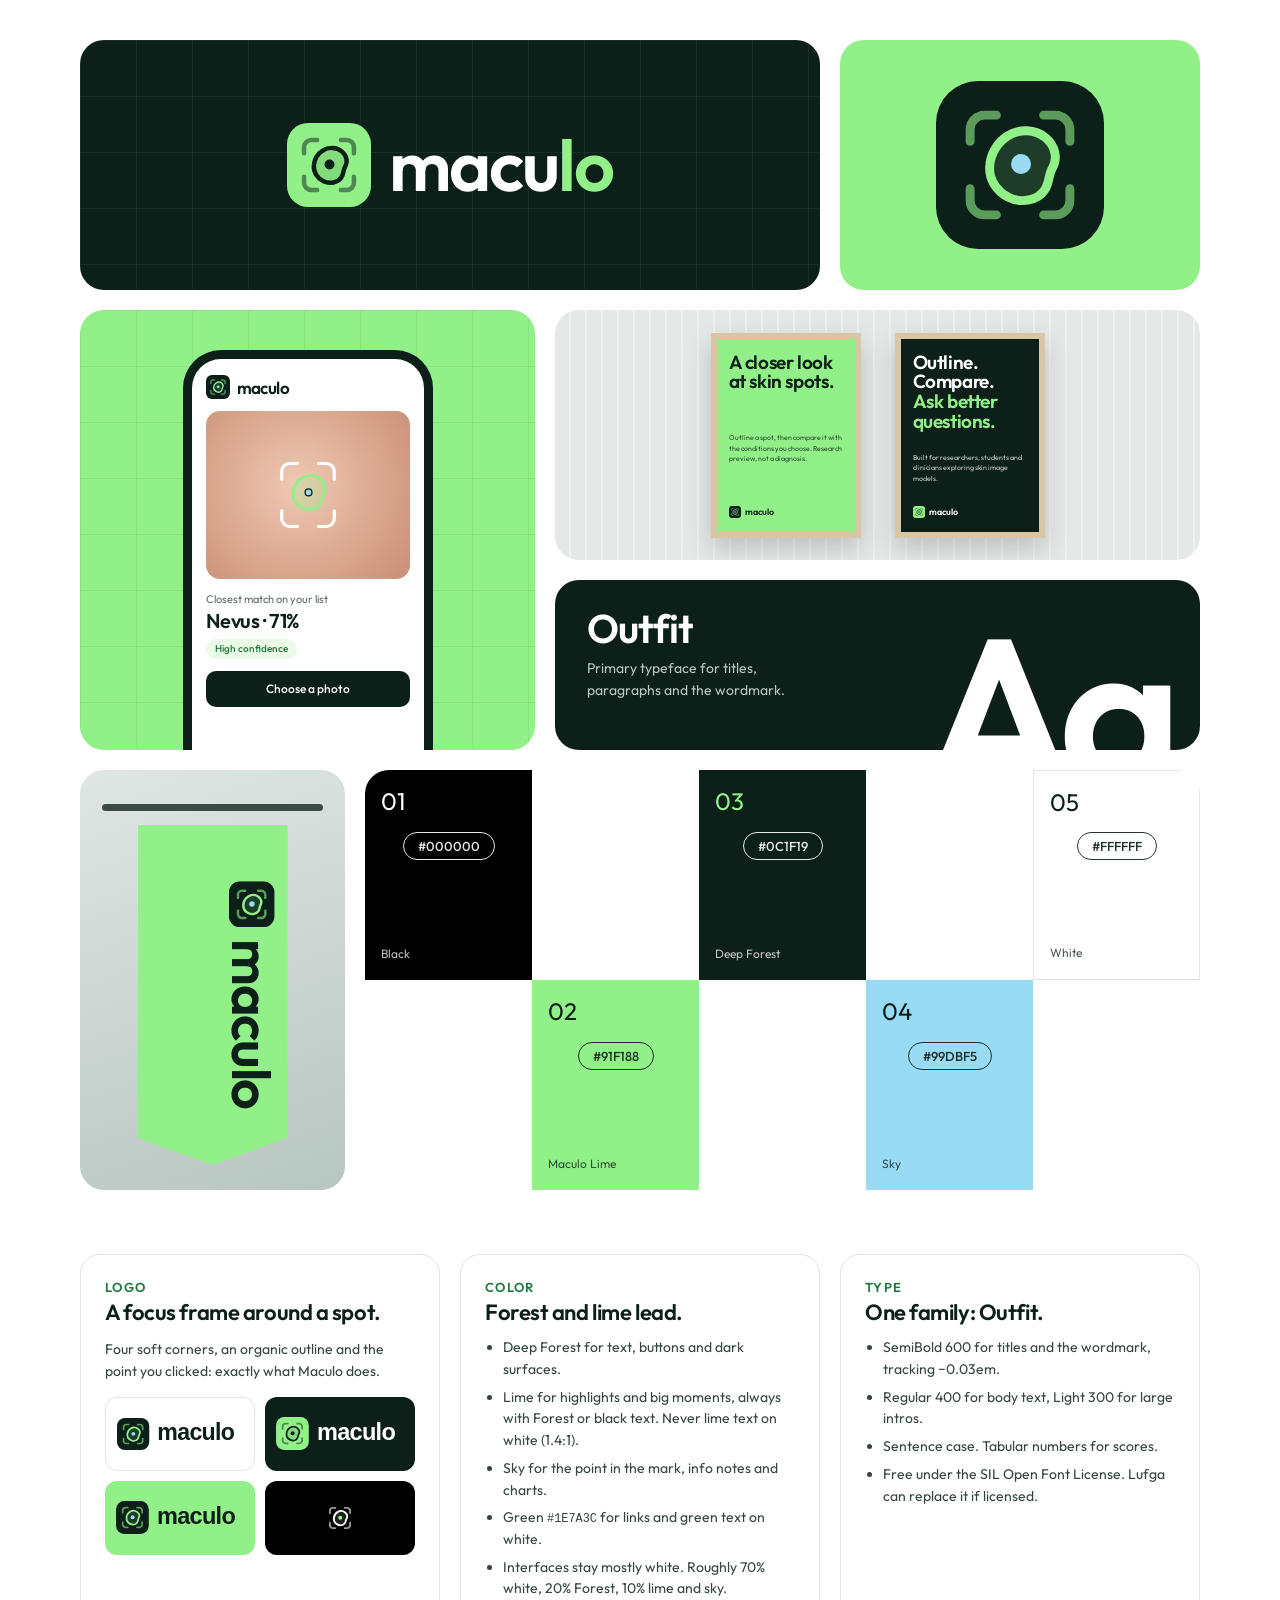
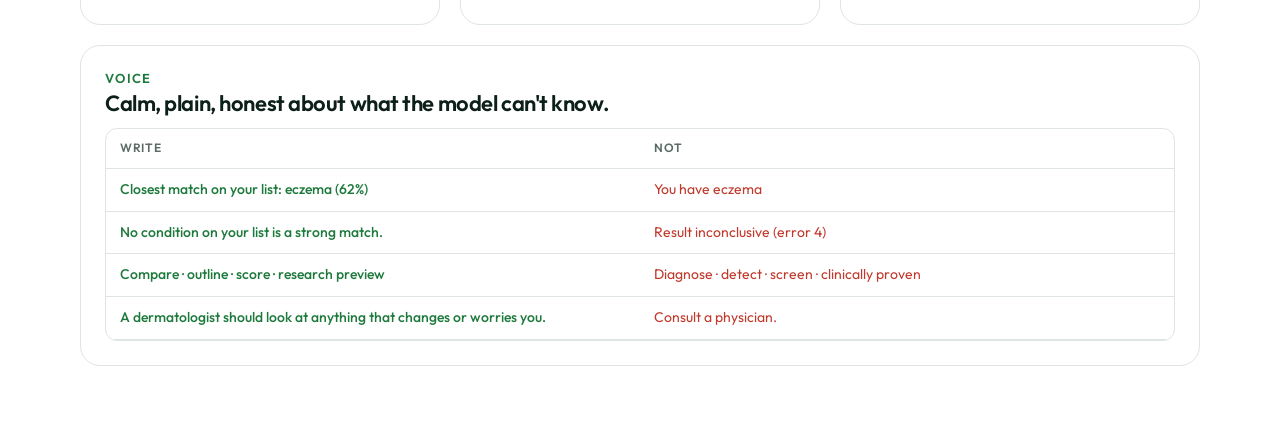
<file: brand/index.html>
<!doctype html>
<html lang="en">
  <head>
    <meta charset="utf-8" />
    <meta name="viewport" content="width=device-width, initial-scale=1" />
    <title>Maculo brand kit</title>
    <link rel="icon" href="logo/maculo-mark.svg" type="image/svg+xml" />
    <link href="https://fonts.googleapis.com/css2?family=Outfit:wght@300;400;500;600;700&display=swap" rel="stylesheet" />
    <link rel="stylesheet" href="tokens.css" />
    <style>
      * { box-sizing: border-box; }
      body { margin: 0; background: #fff; color: var(--forest); font: 16px/1.55 var(--font-ui); }
      .board { width: 100%; max-width: 1200px; margin: auto; padding: 40px; display: grid; gap: 20px;
        grid-template-columns: repeat(12, 1fr); }
      .c { border-radius: 24px; overflow: hidden; position: relative; }
      .forest { background: var(--forest); color: #fff; }
      .lime { background: var(--lime); color: var(--forest); }
      .sky { background: var(--sky); color: var(--forest); }
      .black { background: #000; color: #fff; }
      .white { background: #fff; border: 1px solid var(--grey-200); }
      .grid-bg::before { content: ""; position: absolute; inset: 0; pointer-events: none;
        background-image: linear-gradient(rgb(255 255 255 / 0.06) 1px, transparent 1px), linear-gradient(90deg, rgb(255 255 255 / 0.06) 1px, transparent 1px);
        background-size: 56px 56px; }
      .lime.grid-bg::before { background-image: linear-gradient(rgb(12 31 25 / 0.07) 1px, transparent 1px), linear-gradient(90deg, rgb(12 31 25 / 0.07) 1px, transparent 1px); }

      /* Row 1 */
      .hero { grid-column: span 8; height: 250px; display: grid; place-items: center; }
      .hero .lockup { display: flex; align-items: center; gap: 18px; position: relative; }
      .hero .lockup img { width: 84px; height: 84px; }
      .wordmark { font: 600 72px/1 var(--font-ui); letter-spacing: -0.03em; }
      .wordmark b { font-weight: 600; color: var(--lime); }
      .icon { grid-column: span 4; height: 250px; display: grid; place-items: center; }
      .icon img { width: 168px; }

      /* Row 2 */
      .phone-card { grid-column: span 5; grid-row: span 2; height: 440px; display: grid; place-items: end center; }
      .phone { width: 250px; height: 400px; background: #fff; border: 9px solid var(--forest); border-bottom: 0;
        border-radius: 38px 38px 0 0; padding: 16px 14px 0; position: relative; }
      .phone .bar { display: flex; align-items: center; gap: 7px; font: 600 17px var(--font-ui); letter-spacing: -0.03em; }
      .phone .bar img { width: 24px; }
      .phone .shot { margin-top: 12px; height: 168px; border-radius: 14px; position: relative; overflow: hidden;
        background: radial-gradient(circle at 45% 45%, #efc9b5, #d9a58c 60%, #c88f75); }
      .phone .shot svg { position: absolute; inset: 0; width: 100%; height: 100%; }
      .phone .res { margin-top: 12px; font-size: 11px; color: var(--grey-500); }
      .phone .res b { display: block; font: 600 20px var(--font-ui); color: var(--forest); letter-spacing: -0.02em; }
      .phone .pill { display: inline-block; margin-top: 6px; background: var(--lime-50); color: var(--green-700);
        border-radius: 99px; padding: 2px 9px; font-weight: 500; font-size: 10px; }
      .phone .btn { margin-top: 12px; background: var(--forest); color: #fff; border-radius: 10px; text-align: center; padding: 9px; font-size: 12px; font-weight: 500; }

      .wall { grid-column: span 7; height: 250px; background: #e9ecea; display: flex; align-items: center; justify-content: center; gap: 34px;
        background-image: repeating-linear-gradient(90deg, #e4e8e6 0 14px, #eef1ef 14px 16px); }
      .poster { width: 150px; height: 205px; border: 6px solid #d8c6a5; box-shadow: 0 10px 24px rgb(0 0 0 / 0.18); padding: 14px 12px;
        display: flex; flex-direction: column; justify-content: space-between; }
      .poster h4 { margin: 0; font: 600 19px/1.05 var(--font-ui); letter-spacing: -0.02em; }
      .poster.lime h4 span { color: var(--forest); }
      .poster.forest h4 span { color: var(--lime); }
      .poster p { margin: 0; font-size: 7px; opacity: 0.8; }
      .poster .foot { display: flex; align-items: center; gap: 4px; font: 600 9px var(--font-ui); }
      .poster .foot img { width: 12px; }

      .type { grid-column: span 7; height: 170px; padding: 28px 32px; display: flex; justify-content: space-between; align-items: flex-start; }
      .type h3 { margin: 0; font: 600 40px/1 var(--font-ui); letter-spacing: -0.02em; }
      .type p { margin: 10px 0 0; color: #b9c7c2; font-size: 14px; max-width: 24ch; }
      .type .aa { font: 600 210px/0.8 var(--font-ui); letter-spacing: -0.04em; margin: 18px -6px 0 0; }

      /* Row 3 */
      .banner-card { grid-column: span 3; height: 420px; background: #c8d3cf;
        background-image: linear-gradient(160deg, #dfe6e3, #b8c6c1); display: grid; place-items: center; }
      .pole { position: absolute; top: 34px; left: 22px; right: 22px; height: 7px; background: #3b4a45; border-radius: 4px; }
      .banner { width: 150px; height: 340px; margin-top: 30px; display: grid; place-items: center; position: relative;
        clip-path: polygon(0 0, 100% 0, 100% 92%, 50% 100%, 0 92%); }
      .banner .v { transform: rotate(90deg); display: flex; align-items: center; gap: 12px; white-space: nowrap; }
      .banner .v img { width: 46px; transform: rotate(-90deg); }
      .banner .v span { font: 600 54px/1 var(--font-ui); letter-spacing: -0.03em; }

      .colors { grid-column: span 9; display: grid; grid-template-columns: repeat(5, 1fr); grid-template-rows: 210px 210px; gap: 0; }
      .sw { padding: 16px; display: flex; flex-direction: column; justify-content: space-between; align-items: flex-start; border-radius: 0; }
      .sw .n { font: 400 24px var(--font-ui); }
      .sw .hex { align-self: center; border: 1px solid currentColor; border-radius: 99px; padding: 5px 14px; font: 500 13px var(--font-ui); opacity: 0.9; margin-bottom: 70px; }
      .sw .name { font-size: 12px; opacity: 0.75; }
      .sw.forest .n { color: var(--lime); }
      .s1 { grid-column: 1; grid-row: 1; } .s2 { grid-column: 2; grid-row: 2; } .s3 { grid-column: 3; grid-row: 1; }
      .s4 { grid-column: 4; grid-row: 2; } .s5 { grid-column: 5; grid-row: 1; }

      /* Guidelines */
      .guide { max-width: 1200px; margin: 0 auto; padding: 24px 40px 80px; display: grid; gap: 20px; grid-template-columns: repeat(3, 1fr); }
      .g { border: 1px solid var(--grey-200); border-radius: 20px; padding: 24px; }
      .g h2 { margin: 0 0 4px; font: 600 13px var(--font-ui); text-transform: uppercase; letter-spacing: 0.1em; color: var(--green-700); }
      .g h3 { margin: 0 0 12px; font: 600 22px/1.2 var(--font-ui); letter-spacing: -0.02em; }
      .g p, .g li { font-size: 14px; color: #34443f; }
      .g ul { padding-left: 18px; margin: 0; display: grid; gap: 6px; }
      .logos { display: grid; grid-template-columns: 1fr 1fr; gap: 10px; margin-top: 12px; }
      .logos div { border-radius: 12px; height: 74px; display: grid; place-items: center; }
      .logos img { max-height: 34px; max-width: 85%; }
      .wide { grid-column: span 3; }
      .do { display: grid; grid-template-columns: 1fr 1fr; gap: 0; border: 1px solid var(--grey-200); border-radius: 12px; overflow: hidden; }
      .do div { padding: 10px 14px; font-size: 14px; border-bottom: 1px solid var(--grey-200); }
      .do .h { font-weight: 600; font-size: 12px; text-transform: uppercase; letter-spacing: 0.06em; color: var(--grey-500); }
      .do .y { color: var(--green-700); font-weight: 500; }
      .do .x { color: var(--alert); }
      code { font: 0.85em var(--font-mono); }
      @media (max-width: 900px) {
        .board { padding: 16px; gap: 12px; }
        .board > * { grid-column: 1 / -1 !important; grid-row: auto !important; }
        .colors { grid-template-columns: repeat(5, 1fr); grid-template-rows: 150px 150px; }
        .sw .hex { margin-bottom: 30px; font-size: 10px; padding: 4px 8px; }
        .wordmark { font-size: 48px; }
        .type .aa { font-size: 140px; }
        .guide { grid-template-columns: 1fr; padding: 16px 16px 48px; }
        .wide { grid-column: auto; }
      }
    </style>
  </head>
  <body>
    <main class="board" aria-label="Maculo brand board">
      <section class="c forest grid-bg hero" aria-label="Primary logo">
        <div class="lockup"><img src="logo/maculo-mark-lime.svg" alt="" /><span class="wordmark">macu<b>lo</b></span></div>
      </section>
      <section class="c lime icon" aria-label="App icon"><img src="logo/maculo-mark.svg" alt="Maculo mark" /></section>

      <section class="c lime grid-bg phone-card" aria-label="App on a phone">
        <div class="phone">
          <div class="bar"><img src="logo/maculo-mark.svg" alt="" />maculo</div>
          <div class="shot">
            <svg viewBox="0 0 64 64" preserveAspectRatio="xMidYMid meet" aria-hidden="true">
              <path d="M22 26v-3a3 3 0 0 1 3-3h3M36 20h3a3 3 0 0 1 3 3v3M42 38v3a3 3 0 0 1-3 3h-3M28 44h-3a3 3 0 0 1-3-3v-3" fill="none" stroke="#fff" stroke-width="1.2" stroke-linecap="round"/>
              <path d="M29.6 25.5c2.2-1.4 5.2-1.3 7.1.3 2 1.7 2.2 4 1.3 5.7-.7 1.3-.5 2.7-1.4 4.1-1.3 2-4.4 2.5-6.7 1.4-2.4-1.1-3.9-3.5-3.6-6.1.2-2.2 1.4-4.2 3.3-5.4z" fill="#91F188" fill-opacity=".25" stroke="#91F188" stroke-width="1.1"/>
              <circle cx="32.2" cy="31" r="1.3" fill="#99DBF5" stroke="#0C1F19" stroke-width=".5"/>
            </svg>
          </div>
          <div class="res">Closest match on your list<b>Nevus · 71%</b><span class="pill">High confidence</span></div>
          <div class="btn">Choose a photo</div>
        </div>
      </section>

      <section class="c wall" aria-label="Posters">
        <div class="poster lime">
          <h4>A closer look at <span>skin spots.</span></h4>
          <p>Outline a spot, then compare it with the conditions you choose. Research preview, not a diagnosis.</p>
          <div class="foot"><img src="logo/maculo-mark.svg" alt="" />maculo</div>
        </div>
        <div class="poster forest">
          <h4>Outline. Compare. <span>Ask better questions.</span></h4>
          <p>Built for researchers, students and clinicians exploring skin image models.</p>
          <div class="foot"><img src="logo/maculo-mark-lime.svg" alt="" />maculo</div>
        </div>
      </section>

      <section class="c forest type" aria-label="Typeface">
        <div><h3>Outfit</h3><p>Primary typeface for titles, paragraphs and the wordmark.</p></div>
        <div class="aa" aria-hidden="true">Aa</div>
      </section>

      <section class="c banner-card" aria-label="Street banner">
        <div class="pole"></div>
        <div class="banner lime"><div class="v"><img src="logo/maculo-mark.svg" alt="" /><span>maculo</span></div></div>
      </section>

      <section class="c colors" aria-label="Color palette">
        <div class="sw black s1"><span class="n">01</span><span class="hex">#000000</span><span class="name">Black</span></div>
        <div class="sw lime s2"><span class="n">02</span><span class="hex">#91F188</span><span class="name">Maculo Lime</span></div>
        <div class="sw forest s3"><span class="n">03</span><span class="hex">#0C1F19</span><span class="name">Deep Forest</span></div>
        <div class="sw sky s4"><span class="n">04</span><span class="hex">#99DBF5</span><span class="name">Sky</span></div>
        <div class="sw white s5"><span class="n">05</span><span class="hex">#FFFFFF</span><span class="name">White</span></div>
      </section>
    </main>

    <section class="guide" aria-label="Guidelines">
      <div class="g">
        <h2>Logo</h2>
        <h3>A focus frame around a spot.</h3>
        <p>Four soft corners, an organic outline and the point you clicked: exactly what Maculo does.</p>
        <div class="logos">
          <div class="white"><img src="logo/maculo-logo.svg" alt="Logo on white" /></div>
          <div class="forest"><img src="logo/maculo-logo-reversed.svg" alt="Logo on Deep Forest" /></div>
          <div class="lime"><img src="logo/maculo-logo-on-lime.svg" alt="Logo on lime" /></div>
          <div class="black"><img src="logo/maculo-mark-white.svg" alt="White mark on black" /></div>
        </div>
      </div>
      <div class="g">
        <h2>Color</h2>
        <h3>Forest and lime lead.</h3>
        <ul>
          <li>Deep Forest for text, buttons and dark surfaces.</li>
          <li>Lime for highlights and big moments, always with Forest or black text. Never lime text on white (1.4:1).</li>
          <li>Sky for the point in the mark, info notes and charts.</li>
          <li>Green <code>#1E7A3C</code> for links and green text on white.</li>
          <li>Interfaces stay mostly white. Roughly 70% white, 20% Forest, 10% lime and sky.</li>
        </ul>
      </div>
      <div class="g">
        <h2>Type</h2>
        <h3>One family: Outfit.</h3>
        <ul>
          <li>SemiBold 600 for titles and the wordmark, tracking −0.03em.</li>
          <li>Regular 400 for body text, Light 300 for large intros.</li>
          <li>Sentence case. Tabular numbers for scores.</li>
          <li>Free under the SIL Open Font License. Lufga can replace it if licensed.</li>
        </ul>
      </div>
      <div class="g wide">
        <h2>Voice</h2>
        <h3>Calm, plain, honest about what the model can't know.</h3>
        <div class="do">
          <div class="h">Write</div><div class="h">Not</div>
          <div class="y">Closest match on your list: eczema (62%)</div><div class="x">You have eczema</div>
          <div class="y">No condition on your list is a strong match.</div><div class="x">Result inconclusive (error 4)</div>
          <div class="y">Compare · outline · score · research preview</div><div class="x">Diagnose · detect · screen · clinically proven</div>
          <div class="y">A dermatologist should look at anything that changes or worries you.</div><div class="x">Consult a physician.</div>
        </div>
      </div>
    </section>
  </body>
</html>
</file>
<file: brand/tokens.css>
/* Maculo design tokens. Source of truth: brand/tokens.json.
   Copied into static/css/tokens.css for the web app. */
:root {
  /* Core palette */
  --black: #000000; /* 01 Black */
  --lime: #91f188; /* 02 Maculo Lime, hero accent */
  --forest: #0c1f19; /* 03 Deep Forest, primary dark */
  --sky: #99dbf5; /* 04 Sky, secondary accent */
  --white: #ffffff; /* 05 White */

  /* Derived tints and shades (for UI only) */
  --lime-50: #eafbe7;
  --lime-200: #c8f7c2;
  --green-700: #1e7a3c; /* green text and links on white */
  --sky-50: #e8f6fd;
  --forest-80: #1b322b;
  --grey-500: #5c6b66; /* secondary text */
  --grey-200: #dfe5e2; /* borders */
  --grey-100: #eef2f0; /* quiet fills */
  --grey-50: #f6f8f7;
  --alert: #c0392b; /* errors only */
  --caution-50: #fff4d9;
  --caution-900: #6b4a0e;

  /* Semantic (light theme) */
  --bg: var(--white);
  --surface: var(--white);
  --surface-2: var(--grey-50);
  --text: var(--forest);
  --text-muted: var(--grey-500);
  --line: var(--grey-200);
  --accent: var(--forest); /* primary buttons */
  --accent-strong: var(--black);
  --accent-soft: var(--lime-50);
  --on-accent: var(--white);
  --highlight: var(--lime);
  --link: var(--green-700);
  --info-bg: var(--sky-50);
  --caution-bg: var(--caution-50);
  --caution-line: #ecd59a;
  --caution-text: var(--caution-900);
  --focus: var(--green-700); /* lime is too faint on white for a focus ring */

  /* Type */
  --font-display: "Outfit", "Segoe UI", system-ui, sans-serif;
  --font-ui: "Outfit", "Segoe UI", system-ui, -apple-system, sans-serif;
  --font-mono: ui-monospace, "Cascadia Code", "SF Mono", Menlo, monospace;

  /* Shape */
  --radius-s: 8px;
  --radius-m: 12px;
  --radius-l: 20px;
  --radius-pill: 999px;
  --ease: cubic-bezier(0.2, 0.7, 0.2, 1);
}
</file>
